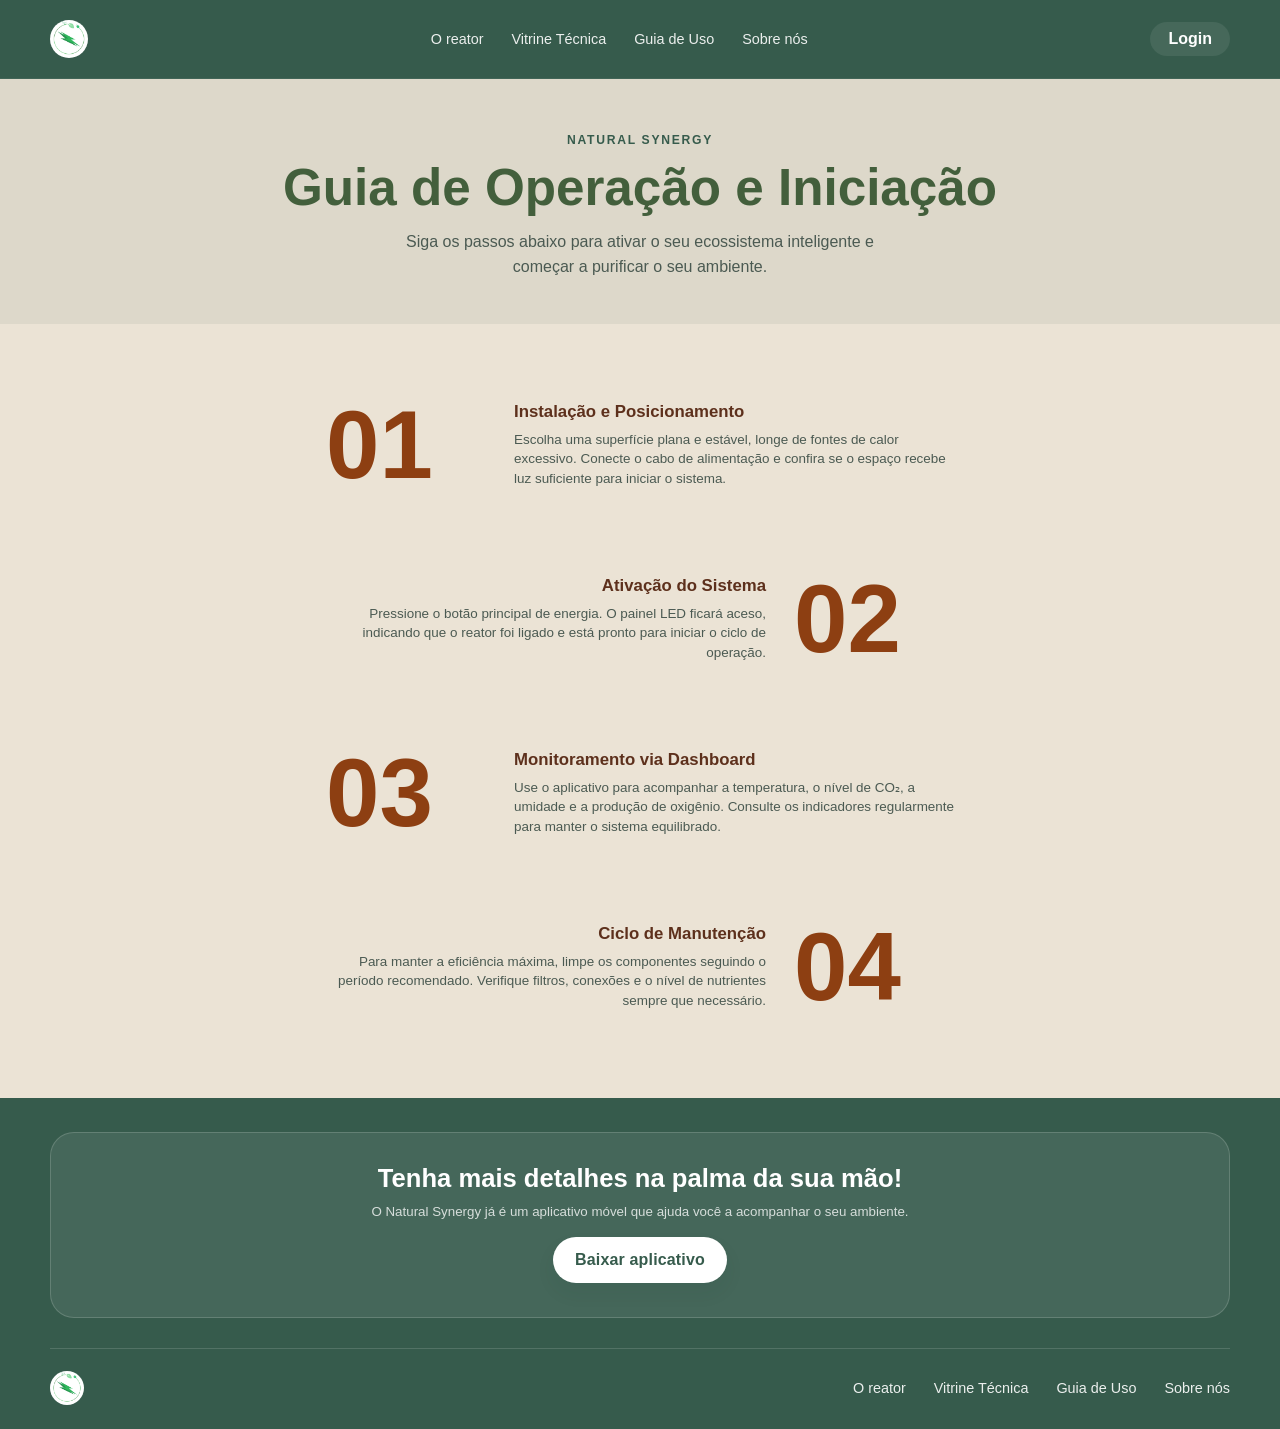
<file: src/pages/guia.html>
<!DOCTYPE html>
<html lang="pt-BR">
    <head>
        <meta charset="UTF-8" />
        <meta name="viewport" content="width=device-width, initial-scale=1.0" />
        <title>Guia de Operação | Natural Synergy</title>
        <meta
            name="description"
            content="Guia de operação e iniciação do sistema Natural Synergy."
        />
        <link rel="icon" type="image/png" href="../../assets/imgs/Logo%20%20Natural%20Synergy.png" />
        <link rel="stylesheet" href="../css/guia.css" />
    </head>

    <body>
        <div class="site-header">
            <div class="container header-inner">
                <a class="brand" href="../../index.html" aria-label="Natural Synergy logo">
                    <div class="brand-mark">
                        <img class="brand-logo" src="../../assets/imgs/Logo  Natural Synergy.png" alt="Natural Synergy logo" />
                    </div>
                </a>

                <div class="main-nav">
                    <a href="reator.html">O reator</a>
                    <a href="vitrine.html">Vitrine Técnica</a>
                    <a href="guia.html">Guia de Uso</a>
                    <a href="sobre.html">Sobre nós</a>
                </div>

                <a href="login.html" class="header-login">Login</a>
            </div>
        </div>

        <main class="guide-page">
            <section class="guide-intro">
                <p class="eyebrow">Natural Synergy</p>
                <h1>Guia de Operação e Iniciação</h1>
                <p>
                    Siga os passos abaixo para ativar o seu ecossistema inteligente e
                    começar a purificar o seu ambiente.
                </p>
            </section>

            <section class="guide-steps container">
                <div class="guide-step">
                    <div class="step-number">01</div>
                    <div class="step-content">
                        <h2>Instalação e Posicionamento</h2>
                        <p>
                            Escolha uma superfície plana e estável, longe de fontes de calor
                            excessivo. Conecte o cabo de alimentação e confira se o espaço
                            recebe luz suficiente para iniciar o sistema.
                        </p>
                    </div>
                </div>

                <div class="guide-step guide-step-reverse">
                    <div class="step-number">02</div>
                    <div class="step-content">
                        <h2>Ativação do Sistema</h2>
                        <p>
                            Pressione o botão principal de energia. O painel LED ficará
                            aceso, indicando que o reator foi ligado e está pronto para
                            iniciar o ciclo de operação.
                        </p>
                    </div>
                </div>

                <div class="guide-step">
                    <div class="step-number">03</div>
                    <div class="step-content">
                        <h2>Monitoramento via Dashboard</h2>
                        <p>
                            Use o aplicativo para acompanhar a temperatura, o nível de CO₂,
                            a umidade e a produção de oxigênio. Consulte os indicadores
                            regularmente para manter o sistema equilibrado.
                        </p>
                    </div>
                </div>

                <div class="guide-step guide-step-reverse">
                    <div class="step-number">04</div>
                    <div class="step-content">
                        <h2>Ciclo de Manutenção</h2>
                        <p>
                            Para manter a eficiência máxima, limpe os componentes seguindo
                            o período recomendado. Verifique filtros, conexões e o nível de
                            nutrientes sempre que necessário.
                        </p>
                    </div>
                </div>
            </section>
        </main>

        <footer class="site-footer">
            <div class="cta container">
                <div class="cta-box">
                    <p>Tenha mais detalhes na palma da sua mão!</p>
                    <small>O Natural Synergy já é um aplicativo móvel que ajuda você a acompanhar o seu ambiente.</small>
                    <a href="#" class="btn btn-secondary">Baixar aplicativo</a>
                </div>
            </div>

            <div class="container footer-inner">
                <div class="brand-mark small">
                    <img class="brand-logo" src="../../assets/imgs/Logo  Natural Synergy.png" alt="Natural Synergy logo" />
                </div>

                <div class="footer-nav">
                    <a href="reator.html">O reator</a>
                    <a href="vitrine.html">Vitrine Técnica</a>
                    <a href="guia.html">Guia de Uso</a>
                    <a href="sobre.html">Sobre nós</a>
                </div>
            </div>
        </footer>
    </body>
</html>
</file>
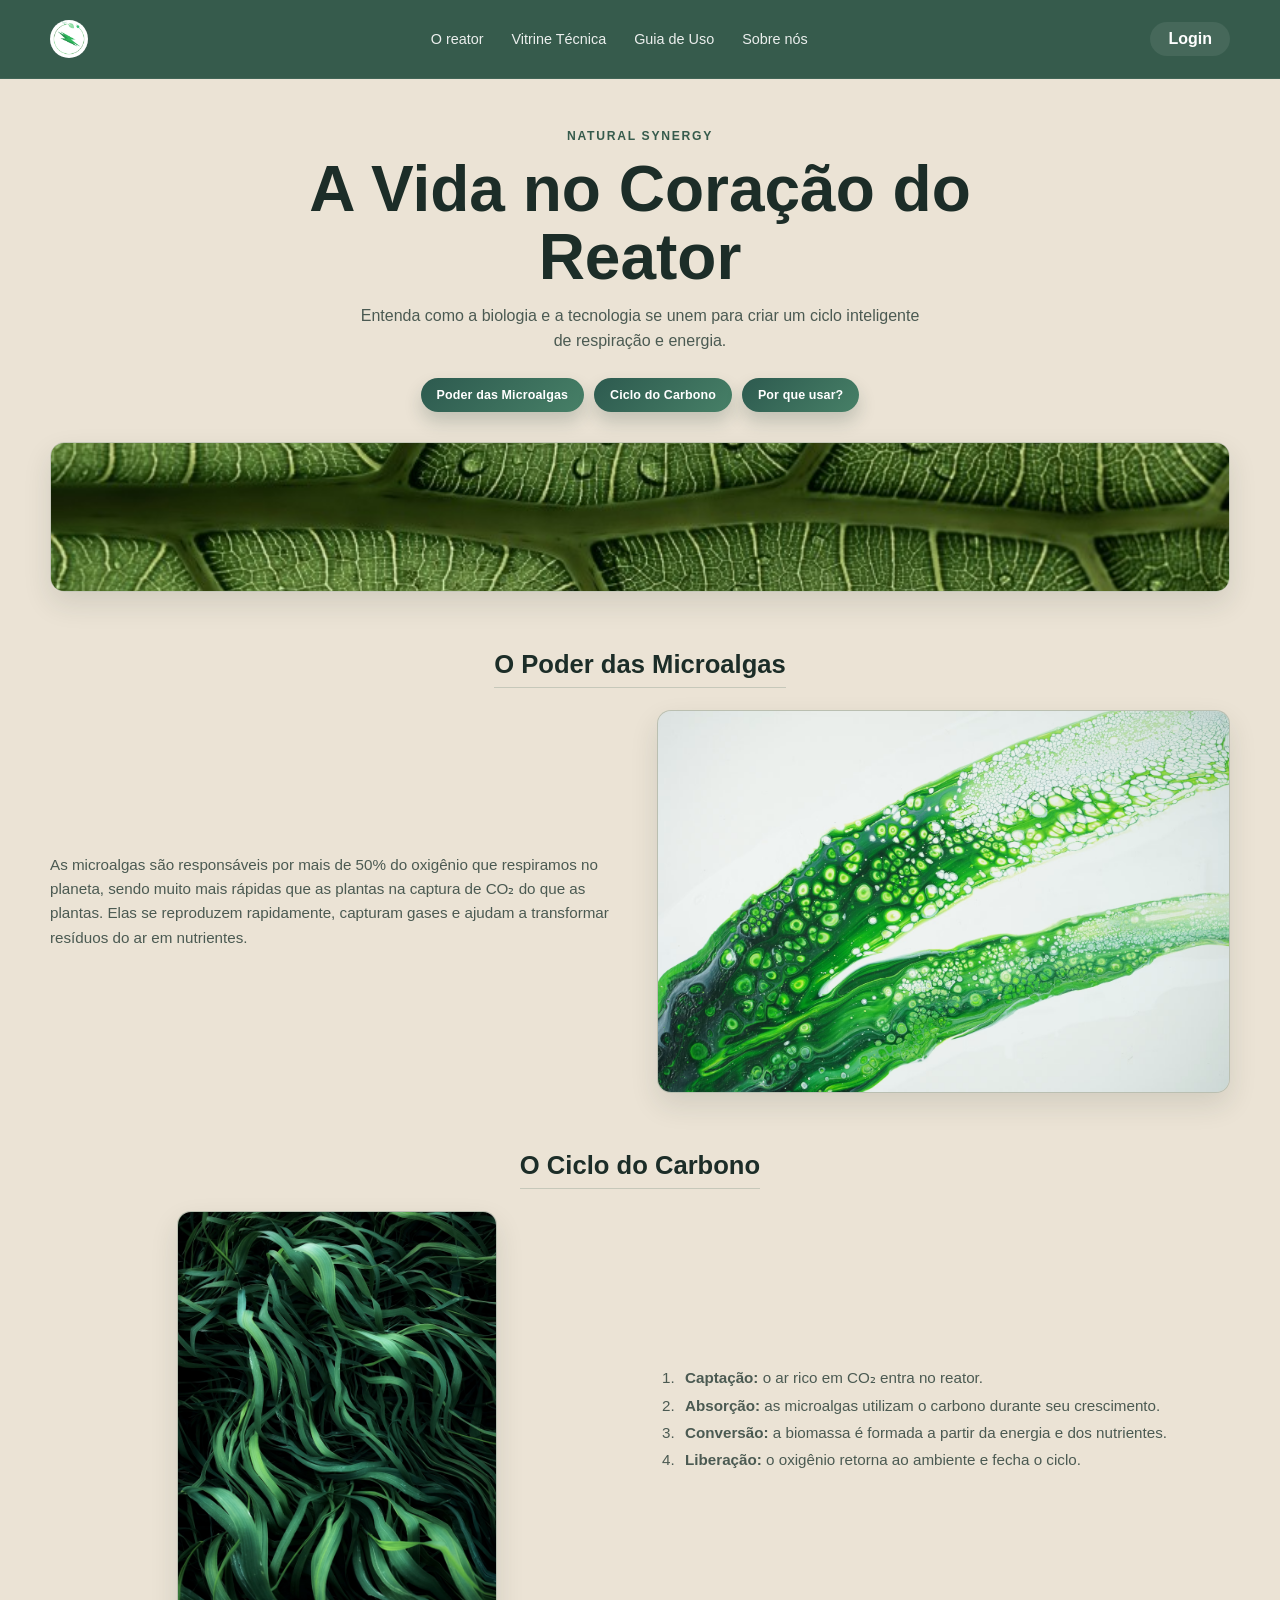
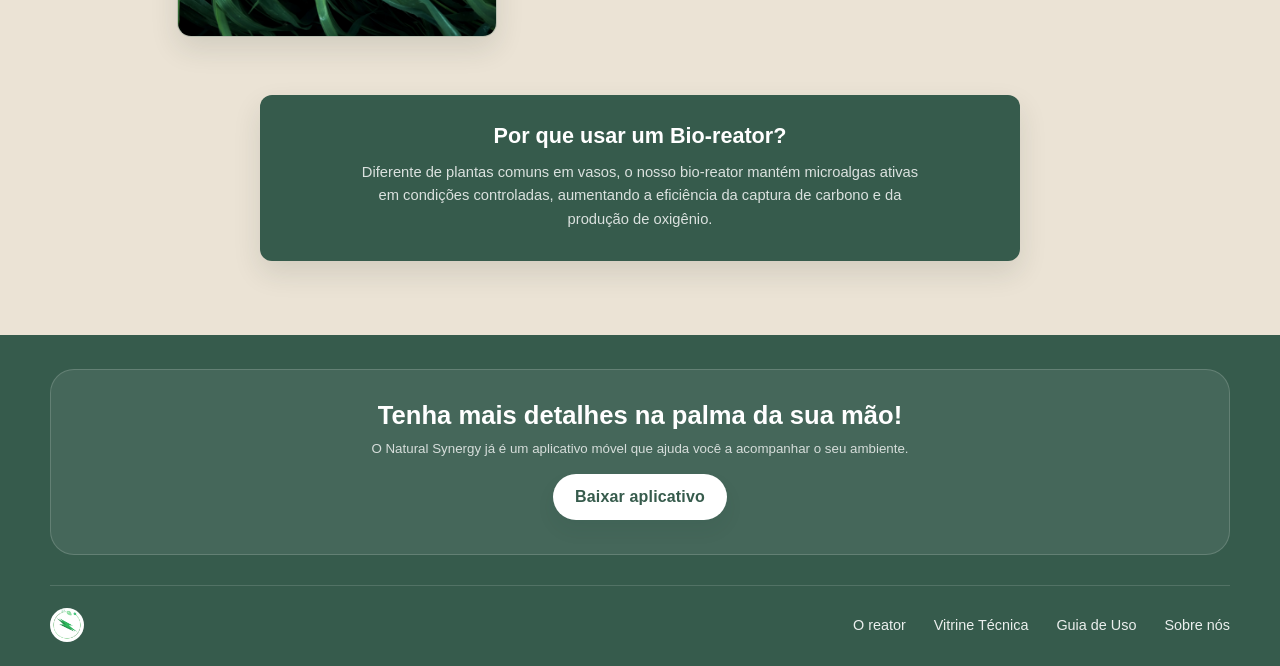
<file: src/pages/reator.html>
<!DOCTYPE html>
<html lang="pt-BR">
    <head>
        <meta charset="UTF-8" />
        <meta name="viewport" content="width=device-width, initial-scale=1.0" />
        <title>O Reator | Natural Synergy</title>
        <meta
            name="description"
            content="Conheça o funcionamento do reator Natural Synergy, das microalgas ao ciclo do carbono."
        />
        <link rel="icon" type="image/png" href="../../assets/imgs/Logo%20%20Natural%20Synergy.png" />
        <link rel="stylesheet" href="../css/reator.css" />
    </head>

    <body>
        
        <div class="site-header">
            <div class="container header-inner">
                <a class="brand" href="../../index.html" aria-label="Natural Synergy logo">
                    <div class="brand-mark">
                        <img class="brand-logo" src="../../assets/imgs/Logo  Natural Synergy.png" alt="Natural Synergy logo" />
                    </div>
                </a>

                <div class="main-nav">
                    <a href="./reator.html">O reator</a>
                    <a href="./vitrine.html">Vitrine Técnica</a>
                    <a href="./guia.html">Guia de Uso</a>
                    <a href="./sobre.html">Sobre nós</a>
                </div>

                <a href="./login.html" class="header-login">Login</a>
            </div>
        </div>

        <main class="reactor-page">
            <section class="reactor-intro container">
                <p class="eyebrow">Natural Synergy</p>
                <h1>A Vida no Coração do Reator</h1>
                <p class="intro-text">
                    Entenda como a biologia e a tecnologia se unem para criar um ciclo
                    inteligente de respiração e energia.
                </p>

                <div class="reactor-links">
                    <a class="btn btn-primary" href="#microalgas">Poder das Microalgas</a>
                    <a class="btn btn-primary" href="#carbono">Ciclo do Carbono</a>
                    <a class="btn btn-primary" href="#por-que-usar">Por que usar?</a>
                </div>

                <img class="reactor-hero-image" src="../../assets/imgs/plantinhaHero.png" alt="planta ampliada" />
            </section>

            <section id="microalgas" class="reactor-section container">
                <h2>O Poder das Microalgas</h2>
                <div class="reactor-section-grid">
                    <div class="reactor-copy">
                        <p>
                            As microalgas são responsáveis por mais de 50% do oxigênio que
                            respiramos no planeta, sendo muito mais rápidas que as plantas na
                            captura de CO₂ do que as plantas. Elas se reproduzem rapidamente,
                            capturam gases e ajudam a transformar resíduos do ar em nutrientes.
                        </p>
                    </div>

                    <div class="reactor-image">
                        <img src="../../assets/imgs/microAlga.png" alt="Micro Alga" />
                    </div>
                </div>
            </section>

            <section id="carbono" class="reactor-section container">
                <h2>O Ciclo do Carbono</h2>
                <div class="reactor-section-grid reactor-section-grid-reverse">
                    <div class="reactor-image">
                        <img src="../../assets/imgs/folhaNaTela.png" alt="Folha na Tela" />
                    </div>

                    <div class="reactor-copy">
                        <ol>
                            <li><strong>Captação:</strong> o ar rico em CO₂ entra no reator.</li>
                            <li><strong>Absorção:</strong> as microalgas utilizam o carbono durante seu crescimento.</li>
                            <li><strong>Conversão:</strong> a biomassa é formada a partir da energia e dos nutrientes.</li>
                            <li><strong>Liberação:</strong> o oxigênio retorna ao ambiente e fecha o ciclo.</li>
                        </ol>
                    </div>
                </div>
            </section>

            <section id="por-que-usar" class="reactor-benefit container">
                <h2>Por que usar um Bio-reator?</h2>
                <p>
                    Diferente de plantas comuns em vasos, o nosso bio-reator mantém
                    microalgas ativas em condições controladas, aumentando a eficiência
                    da captura de carbono e da produção de oxigênio.
                </p>
            </section>
        </main>

        <footer class="site-footer">
            <div class="cta container">
                <div class="cta-box">
                    <p>Tenha mais detalhes na palma da sua mão!</p>
                    <small>O Natural Synergy já é um aplicativo móvel que ajuda você a acompanhar o seu ambiente.</small>
                    <a href="#" class="btn btn-secondary">Baixar aplicativo</a>
                </div>
            </div>

            <div class="container footer-inner">
                <div class="brand-mark small">
                    <img class="brand-logo" src="../../assets/imgs/Logo  Natural Synergy.png" alt="Natural Synergy logo" />
                </div>

                <div class="footer-nav">
                    <a href="reator.html">O reator</a>
                    <a href="vitrine.html">Vitrine Técnica</a>
                    <a href="guia.html">Guia de Uso</a>
                    <a href="sobre.html">Sobre nós</a>
                </div>
            </div>
        </footer>
    </body>
</html>
</file>
<file: src/css/guia.css>
@import url(./global.css);

.guide-page {
	padding-bottom: 20px;
}

.guide-intro {
	padding: 52px 24px 44px;
	background: rgba(54, 91, 76, 0.08);
	text-align: center;
}

.guide-intro .eyebrow {
	margin-bottom: 10px;
	color: var(--green-dark);
	font-size: 0.76rem;
	font-weight: 700;
	letter-spacing: 0.14em;
	text-transform: uppercase;
}

.guide-intro h1 {
	margin-bottom: 12px;
	color: #435f3c;
	font-size: clamp(2rem, 4vw, 3.2rem);
	line-height: 1.1;
}

.guide-intro > p:last-child {
	max-width: 520px;
	margin: 0 auto;
	color: var(--text-soft);
}

.guide-steps {
	display: grid;
	gap: 24px;
	padding-top: 46px;
}

.guide-step {
	display: grid;
	grid-template-columns: 160px minmax(0, 440px);
	align-items: center;
	justify-content: center;
	gap: 28px;
	min-height: 150px;
}

.guide-step-reverse {
	grid-template-columns: minmax(0, 440px) 160px;
}

.guide-step-reverse .step-number {
	grid-column: 2;
	grid-row: 1;
}

.guide-step-reverse .step-content {
	grid-column: 1;
	grid-row: 1;
	text-align: right;
}

.step-number {
	color: #8d3f12;
	font-size: clamp(4.5rem, 8vw, 6rem);
	font-weight: 800;
	line-height: 0.9;
}

.step-content h2 {
	margin-bottom: 8px;
	color: #5d301c;
	font-size: 1.05rem;
}

.step-content p {
	margin-bottom: 0;
	color: var(--text-soft);
	font-size: 0.84rem;
	line-height: 1.45;
}

.cta {
	padding-bottom: 30px;
}

.cta-box {
	display: flex;
	flex-direction: column;
	align-items: center;
	text-align: center;
	padding: 30px 24px 34px;
	background: rgba(255, 255, 255, 0.08);
	border: 1px solid rgba(255, 255, 255, 0.16);
	border-radius: 24px;
}

.cta-box p {
	margin-bottom: 10px;
	color: var(--white);
	font-size: clamp(1.4rem, 2vw, 2rem);
	font-weight: 700;
	line-height: 1.2;
}

.cta-box small {
	max-width: 620px;
	margin-bottom: 18px;
	color: rgba(255, 255, 255, 0.78);
}

.site-footer {
	margin-top: 36px;
}

@media (max-width: 700px) {
	.guide-intro {
		padding: 38px 20px 34px;
	}

	.guide-steps {
		gap: 12px;
		padding-top: 30px;
	}

	.guide-step,
	.guide-step-reverse {
		grid-template-columns: 72px minmax(0, 1fr);
		gap: 18px;
		min-height: 130px;
	}

	.guide-step-reverse .step-number,
	.guide-step-reverse .step-content {
		grid-column: auto;
		grid-row: auto;
	}

	.guide-step-reverse .step-content {
		text-align: left;
	}

	.step-number {
		font-size: 3.5rem;
	}

	.step-content h2 {
		font-size: 0.95rem;
	}

	.step-content p {
		font-size: 0.78rem;
	}
}
</file>
<file: src/css/reator.css>
@import url(./global.css);

.reactor-page {
	padding: 48px 0 16px;
}

.reactor-intro {
	text-align: center;
}

.eyebrow {
	margin-bottom: 10px;
	color: var(--green-dark);
	font-size: 0.76rem;
	font-weight: 700;
	letter-spacing: 0.14em;
	text-transform: uppercase;
}

.reactor-intro h1 {
	max-width: 680px;
	margin: 0 auto 12px;
	color: #1c2d28;
	font-size: clamp(2.3rem, 5vw, 4rem);
	line-height: 1.05;
}

.intro-text {
	max-width: 560px;
	margin: 0 auto 24px;
	color: var(--text-soft);
}

.reactor-links {
	display: flex;
	flex-wrap: wrap;
	justify-content: center;
	gap: 10px;
	margin-bottom: 30px;
}

.reactor-links .btn {
	min-height: 34px;
	padding: 0 16px;
	font-size: 0.78rem;
}

.reactor-image {
	overflow: hidden;
	background: rgba(54, 91, 76, 0.08);
	border: 1px solid rgba(54, 91, 76, 0.2);
	border-radius: 14px;
	box-shadow: var(--shadow-soft);
}

.reactor-hero-image {
	display: block;
	width: 100%;
	height: 150px;
	border: 1px solid rgba(54, 91, 76, 0.2);
	border-radius: 14px;
	box-shadow: var(--shadow-soft);
	object-fit: cover;
}

.reactor-image {
	min-height: 250px;
}

.reactor-image img {
	width: 100%;
	height: 100%;
	object-fit: cover;
}

.reactor-section-grid-reverse .reactor-image {
	width: min(100%, 320px);
	height: auto;
	margin: 0 auto;
	min-height: 0;
}

.reactor-section-grid-reverse .reactor-image img {
	display: block;
	width: 100%;
	height: auto;
	object-fit: contain;
}

.reactor-section {
	padding-top: 58px;
}

.reactor-section h2 {
	width: fit-content;
	margin: 0 auto 22px;
	padding-bottom: 8px;
	border-bottom: 1px solid rgba(54, 91, 76, 0.2);
	color: #1c2d28;
	font-size: clamp(1.35rem, 2vw, 1.8rem);
}

.reactor-section-grid {
	display: grid;
	grid-template-columns: 1fr 1fr;
	align-items: center;
	gap: 34px;
}

.reactor-copy {
	color: var(--text-soft);
	font-size: 0.95rem;
}

.reactor-copy p {
	margin-bottom: 0;
}

.reactor-copy ol {
	margin: 0;
	padding-left: 22px;
}

.reactor-copy li {
	padding-left: 6px;
	margin-bottom: 10px;
}

.reactor-benefit {
	max-width: 760px;
	margin-top: 58px;
	padding-top: 28px;
	padding-bottom: 30px;
	background: var(--green-dark);
	border-radius: 12px;
	color: var(--white);
	text-align: center;
	box-shadow: var(--shadow-soft);
}

.reactor-benefit h2 {
	margin-bottom: 12px;
	font-size: 1.35rem;
}

.reactor-benefit p {
	max-width: 580px;
	margin: 0 auto;
	color: rgba(255, 255, 255, 0.82);
	font-size: 0.92rem;
}

.cta {
	padding-bottom: 30px;
}

.cta-box {
	display: flex;
	flex-direction: column;
	align-items: center;
	text-align: center;
	padding: 30px 24px 34px;
	background: rgba(255, 255, 255, 0.08);
	border: 1px solid rgba(255, 255, 255, 0.16);
	border-radius: 24px;
}

.cta-box p {
	margin-bottom: 10px;
	color: var(--white);
	font-size: clamp(1.4rem, 2vw, 2rem);
	font-weight: 700;
	line-height: 1.2;
}

.cta-box small {
	max-width: 620px;
	margin-bottom: 18px;
	color: rgba(255, 255, 255, 0.78);
}

.site-footer {
	margin-top: 58px;
}

@media (max-width: 700px) {
	.reactor-page {
		padding-top: 34px;
	}

	.reactor-section-grid,
	.reactor-section-grid-reverse {
		grid-template-columns: 1fr;
		gap: 22px;
	}

	.reactor-section-grid-reverse .reactor-image {
		grid-row: 1;
	}

	.reactor-hero-image {
		height: 120px;
	}

	.reactor-image {
		min-height: 210px;
	}

	.reactor-section-grid-reverse .reactor-image {
		width: min(100%, 240px);
		min-height: 0;
	}

}
</file>
